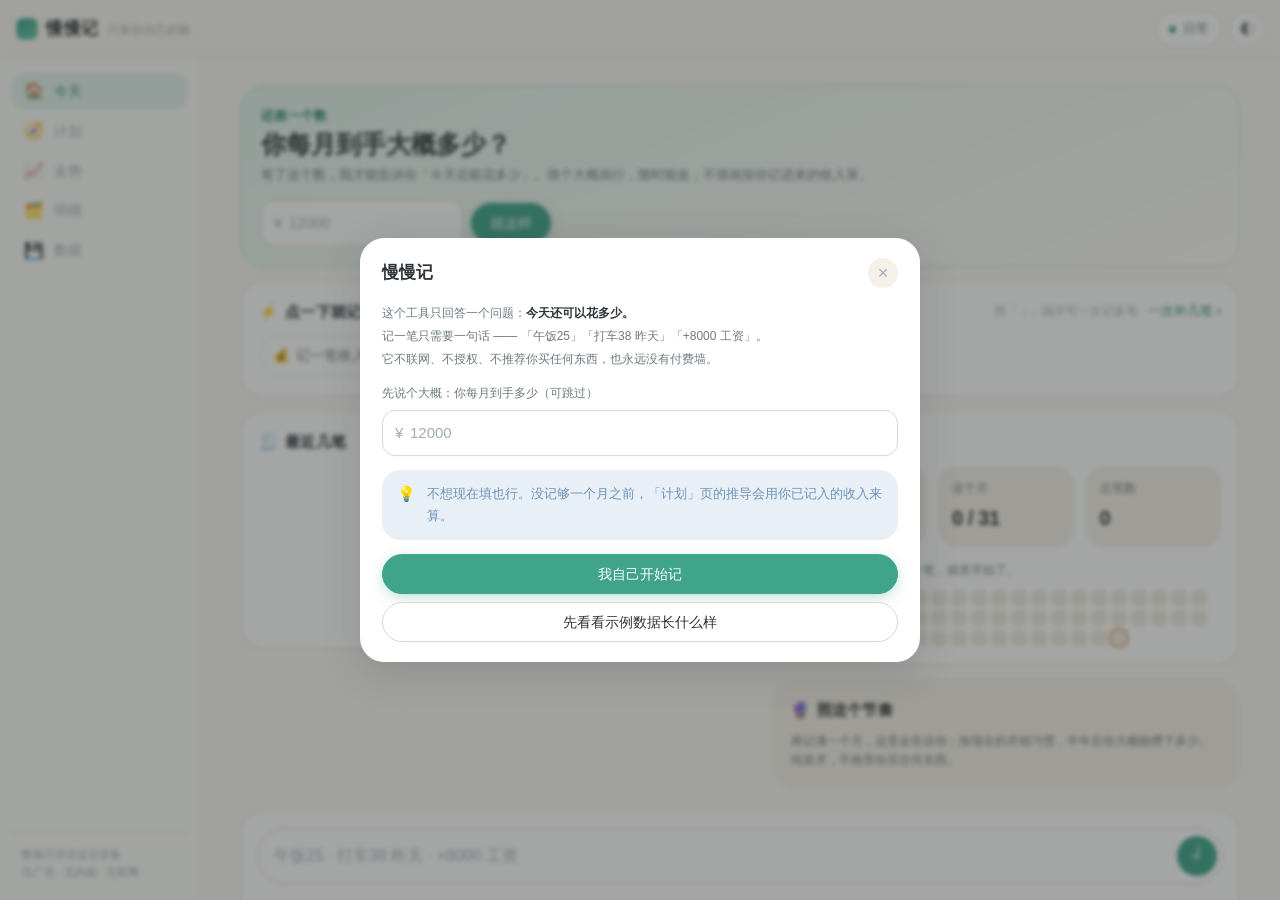
<file: index.html>
<!DOCTYPE html>
<html lang="zh-CN" data-theme="light">
<head>
<meta charset="UTF-8">
<meta name="viewport" content="width=device-width, initial-scale=1, viewport-fit=cover">
<meta name="theme-color" content="#FAF7F2">
<meta name="description" content="慢慢记 · 一个只存在你自己电脑上的记账工具。记录只是手段，算出你今天要怎么做才是目的。">
<title>慢慢记 · 只算你自己的账</title>
<link rel="icon" href="data:image/svg+xml,%3Csvg xmlns='http://www.w3.org/2000/svg' viewBox='0 0 32 32'%3E%3Crect width='32' height='32' rx='9' fill='%233FA48A'/%3E%3Cpath d='M9 20.5c2.2-6 4.4-8.5 6.7-8.5 1.7 0 1.3 4.6 3.2 4.6 1.2 0 2.3-1.6 3.4-4.2' stroke='white' stroke-width='2.4' fill='none' stroke-linecap='round'/%3E%3Ccircle cx='10.5' cy='11.5' r='1.8' fill='%23F5D9A8'/%3E%3C/svg%3E">
<link rel="stylesheet" href="styles.css">
</head>
<body>

<div class="app" id="app">
  <header class="topbar">
    <div class="brand">
      <span class="brand-mark" aria-hidden="true"></span>
      <span class="brand-text">慢慢记</span>
      <span class="brand-sub" data-bind="brandSub">只算你自己的账</span>
    </div>
    <div class="topbar-right">
      <button class="icon-btn" data-act="toggleBookPicker" id="bookBtn" title="切换账本">
        <span class="dot"></span><span data-bind="activeBookName">日常</span>
      </button>
      <button class="icon-btn" data-act="toggleTheme" id="themeBtn" title="切换深浅色" aria-label="切换深浅色">◐</button>
    </div>
  </header>

  <div class="shell">
    <nav class="rail" id="rail" aria-label="主导航"></nav>
    <main class="stage" id="stage">
      <section id="view" class="view-root" tabindex="-1"></section>
    </main>
  </div>

  <nav class="tabbar" id="tabbar" aria-label="主导航"></nav>
</div>

<div class="toast-layer" id="toastLayer" aria-live="polite"></div>
<div class="modal-layer" id="modalLayer"></div>

<noscript>
  <div class="noscript">这个工具需要 JavaScript 才能运行。数据只保存在你的浏览器里，不会发送到任何地方。</div>
</noscript>

<!-- 全部为本地脚本，无 CDN。默认状态下不发任何网络请求；
     只有你自己在「数据」页开启手机推送并填好 topic，才会走出那一条。 -->
<script>
/* 本地版没有服务端，也就没有 .env：这一段就是环境变量的等价位置
   （每一项的说明见同目录的 config.example.js）。
   APP_TIMEZONE 留空则跟着设备时区走；要固定就填 "Asia/Shanghai" 这类 IANA 名。
   推送的几个键全部留空 = 这条通道不存在，一次出网都不会有。
   真要用：先自建 ntfy 或改用你自己的 NTFY_BASE_URL，别把别人的 topic 当密钥用。 */
window.APP_CONFIG = {
  APP_TIMEZONE: "",
  PUSH_CHANNEL: "",                 /* "ntfy" | "pushover" | 留空 */
  NTFY_BASE_URL: "",                /* 留空 = https://ntfy.sh */
  NTFY_TOPIC: "",
  PUSHOVER_TOKEN: "",
  PUSHOVER_USER_KEY: "",
  ENABLE_DAILY_BUDGET_PUSH: "",     /* 填 "false" 是部署级硬关，页面上的开关也拧不开它 */
  BUDGET_PUSH_ON_WRITE: "",         /* 填 "false"：记完账不立刻算，只在打开页面和到点时算 */
  BUDGET_ALERT_THRESHOLDS: "80,100"
};
window.APP_TIMEZONE = window.APP_CONFIG.APP_TIMEZONE || "";
</script>
<script src="js/util.js"></script>
<script src="js/parse.js"></script>
<script src="js/store.js"></script>
<script src="js/engine.js"></script>
<script src="js/notify.js"></script>
<script src="js/charts.js"></script>
<script src="js/ui.js"></script>
<script src="js/view-today.js"></script>
<script src="js/view-plan.js"></script>
<script src="js/view-trend.js"></script>
<script src="js/view-books.js"></script>
<script src="js/view-data.js"></script>
<script src="js/app.js"></script>
</body>
</html>
</file>
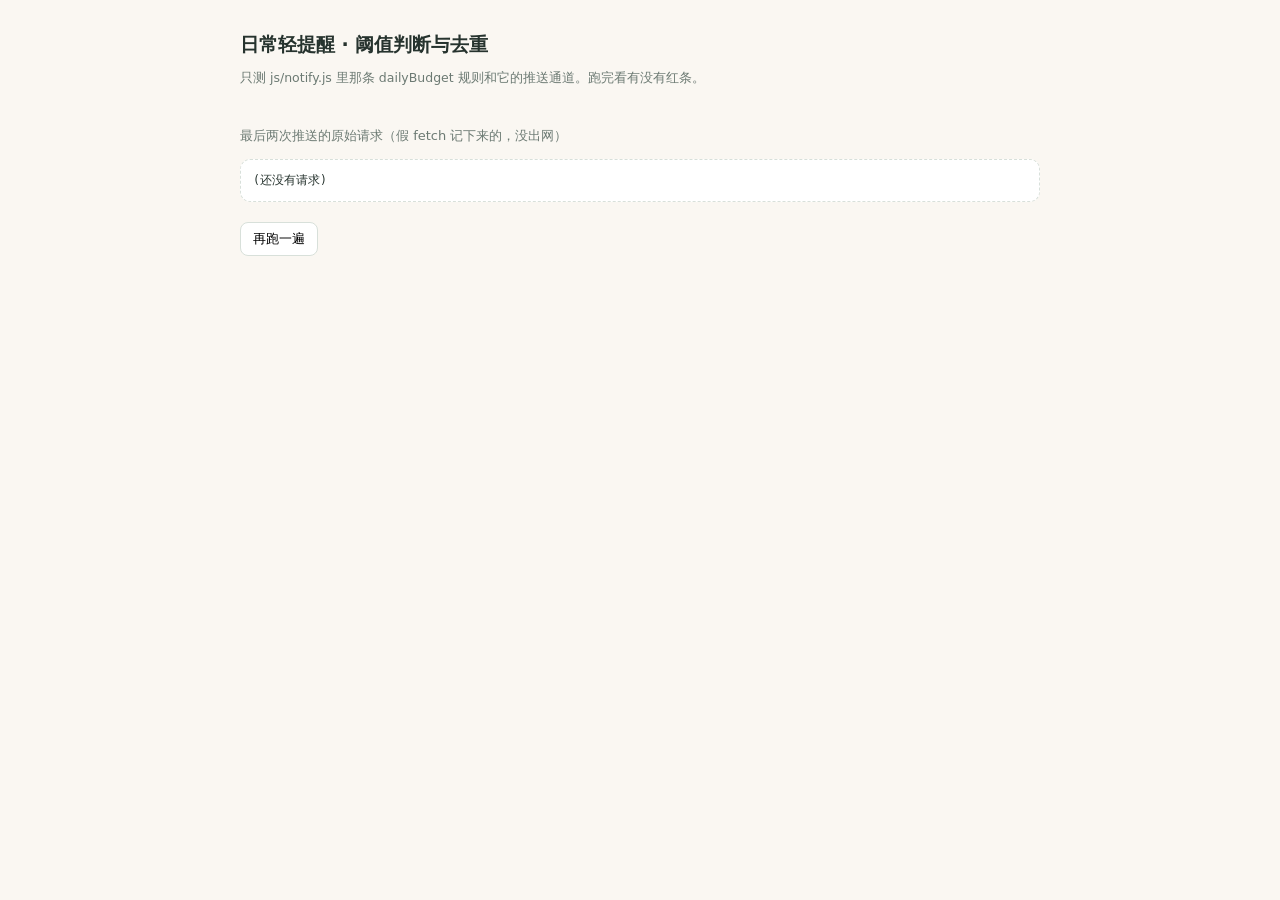
<file: tests/budget-push.html>
<!DOCTYPE html>
<!--
  tests/budget-push.html · 日常轻提醒：阈值判断与去重的测试
  双击就能跑，不用 node / npm / 服务器。两件事保证它不会伤到你：
  1) fetch 被换成一个只记账的假函数 —— 这一页一条真实请求都发不出去；
  2) localStorage 被换成内存里的假对象 —— file:// 下面所有本地文件共用一份存储，
     测试要是写进真的那份，你的账就没了。假存储装不上就直接停跑。
-->
<html lang="zh-CN">
<head>
<meta charset="UTF-8">
<meta name="viewport" content="width=device-width, initial-scale=1">
<title>慢慢记 · 日常轻提醒测试</title>
<style>
  body { font: 14px/1.75 system-ui, "Microsoft YaHei", sans-serif; background: #FAF7F2; color: #26332E; margin: 0; padding: 28px 18px 56px; }
  .wrap { max-width: 800px; margin: 0 auto; }
  h1 { font-size: 19px; margin: 0 0 6px; }
  .sub { color: #6C7A73; font-size: 12.5px; margin-bottom: 16px; }
  .sum { display: flex; gap: 8px; flex-wrap: wrap; margin: 14px 0 16px; }
  .chip { border: 1px solid #D8E0DA; background: #fff; border-radius: 999px; padding: 3px 11px; font-size: 12.5px; }
  .chip.g { border-color: #9CCBBA; color: #1F7A5F; }
  .chip.r { border-color: #E2A6A6; color: #A2413C; background: #FBEFF0; }
  ol { list-style: none; padding: 0; margin: 0; }
  li { background: #fff; border: 1px solid #E4EAE5; border-radius: 10px; padding: 9px 12px; margin-bottom: 7px; display: flex; gap: 10px; align-items: flex-start; }
  li.r { border-color: #E2A6A6; background: #FBEFF0; }
  .mk { font-weight: 700; flex: 0 0 auto; }
  li.g .mk { color: #1F7A5F; }
  li.r .mk { color: #A2413C; }
  .t { flex: 1 1 auto; min-width: 0; }
  .d { color: #6C7A73; font-size: 12px; word-break: break-all; }
  .sec { font-size: 13px; color: #6C7A73; margin: 20px 0 8px; }
  pre { background: #fff; border: 1px dashed #D8E0DA; border-radius: 10px; padding: 10px 12px; font-size: 11.5px; overflow: auto; white-space: pre-wrap; }
  .stop { border: 1px solid #A2413C; background: #FBEFF0; color: #A2413C; border-radius: 8px; padding: 6px 12px; font-size: 12.5px; }
  .btn { font: inherit; border: 1px solid #D8E0DA; background: #fff; border-radius: 8px; padding: 5px 12px; cursor: pointer; }
</style>
</head>
<body>
<div class="wrap">
  <h1>日常轻提醒 · 阈值判断与去重</h1>
  <div class="sub">只测 js/notify.js 里那条 dailyBudget 规则和它的推送通道。跑完看有没有红条。</div>
  <div id="gate"></div>
  <div class="sum" id="sum"></div>
  <div id="cases"></div>
  <div class="sec">最后两次推送的原始请求（假 fetch 记下来的，没出网）</div>
  <pre id="last">(还没有请求)</pre>
  <div class="sec"><button class="btn" id="again" type="button">再跑一遍</button></div>
</div>

<script>
/* 先把存储换成内存假货，装不上就停：不能拿用户的真账做实验 */
window.__MEM__ = {};
window.__REAL_LS__ = null;
(function () {
  try {
    window.__REAL_LS__ = window.localStorage;
    /* 先记下真数据长什么样，跑完再比一次：有任何差别就说明假存储没兜住 */
    window.__REAL_BEFORE__ = window.__REAL_LS__.getItem("mmj.db.v1");
    const fake = {
      getItem: k => (Object.prototype.hasOwnProperty.call(window.__MEM__, k) ? window.__MEM__[k] : null),
      setItem: (k, v) => { window.__MEM__[k] = String(v); },
      removeItem: k => { delete window.__MEM__[k]; },
      clear: () => { window.__MEM__ = {}; }
    };
    Object.defineProperty(window, "localStorage", { configurable: true, get: () => fake });
    if (window.localStorage.getItem("nope") !== null) throw new Error("假存储没装上");
  } catch (e) {
    window.__LS_FAIL__ = String(e && e.message || e);
  }
})();
</script>
<script>
/* 测试页自己也要能被诊断：任何没接住的报错都写到页面上，不然只剩一片空白 */
window.addEventListener("error", e => showFail("脚本出错：" + (e.message || e) + "（" + (e.filename || "") + ":" + (e.lineno || "") + "）"));
window.addEventListener("unhandledrejection", e => showFail("没接住的 Promise 错误：" + String((e.reason && e.reason.message) || e.reason)));
function showFail(msg) {
  const g = document.getElementById("gate");
  if (g) g.insertAdjacentHTML("beforeend", '<div class="stop">' + msg + "</div>");
}
</script>
<script>
/* 环境变量的等价位置：测试从这里给值，代码里不该有写死的凭证 */
window.APP_CONFIG = {
  APP_TIMEZONE: "Asia/Shanghai",
  PUSH_CHANNEL: "ntfy",
  NTFY_BASE_URL: "",
  NTFY_TOPIC: "mmj-unit-test-topic",
  ENABLE_DAILY_BUDGET_PUSH: "",
  BUDGET_ALERT_THRESHOLDS: "80,100",
  BUDGET_PUSH_ON_WRITE: "false"   /* 用例自己决定什么时候求值，别让防抖抢跑 */
};
</script>
<script src="../js/util.js"></script>
<script src="../js/parse.js"></script>
<script src="../js/store.js"></script>
<script src="../js/engine.js"></script>
<script src="../js/notify.js"></script>
<script>
(function () {
  "use strict";
  const gate = document.getElementById("gate");
  if (window.__LS_FAIL__) {
    gate.innerHTML = '<div class="stop">这台浏览器不让我替换 localStorage（' + U.esc(window.__LS_FAIL__) +
      '）。为了不动你的真数据，测试不跑了。</div>';
    return;
  }

  /* ---------- 假 fetch：只记账，不出网 ---------- */
  let reqs = [], mode = "ok";
  window.fetch = function (url, opt) {
    const rec = { url: String(url), headers: (opt && opt.headers) || {}, body: String(opt && opt.body || "") };
    reqs.push(rec);
    if (mode === "boom") return Promise.reject(new Error("模拟断网"));
    if (mode === "403") return Promise.resolve({ ok: false, status: 403 });
    return Promise.resolve({ ok: true, status: 200 });
  };

  const sleep = ms => new Promise(r => setTimeout(r, ms));
  const today = U.today();
  const mk = U.monthKey(today);
  const dim = U.daysInMonth(mk);
  const day = U.round2(3000 / dim);              /* 今日预算：月预算 3000 摊到当月每天 */
  /* 分类 id 是每次 wipe 重新生成的，只能在 reset 之后再取 */
  let cat = null;
  const KEY = t => ["dailyBudget", Store.data.activeBookId, today, t].join("|");
  const spent = () => Notify.context().daySpent;
  const skips = () => Store.notify.log.filter(x => x.skip);
  const fails = () => Store.notify.log.filter(x => !x.ok && !x.skip);
  /* 拿这笔备注当「不该出现在推送里的东西」的样本 */
  const SECRET = "跟朋友吃了那家新开的";

  /* 每个用例都从这份干净状态开始：月预算 3000、通道 ntfy、开关全开 */
  async function reset(over) {
    over = over || {};
    window.APP_CONFIG.BUDGET_PUSH_ON_WRITE = "false";
    /* 页面值和配置值会互相兜底：要模拟「根本没配通道」，两边都得清 */
    window.APP_CONFIG.PUSH_CHANNEL = over.channel === undefined ? "ntfy" : over.channel;
    Store.wipe();
    cat = Store.catsOf("out").find(c => c.tag === "need");
    Store.setSetting("onboarded", true);
    Store.setSetting("monthlyIncome", 6000);
    Store.setBudget(cat.id, over.budget === undefined ? 3000 : over.budget);
    Store.setNotify({ enabled: over.enabled === false ? false : true });
    Store.setNotifyChannel("phone", over.phone === false ? false : true);
    Store.setNotifyChannel("inApp", !!over.inApp);
    Store.setNotifyChannel("system", false);
    Store.setNotifyPush({
      channel: over.channel === undefined ? "ntfy" : over.channel,
      ntfyTopic: over.topic || "", poToken: "", poUser: ""
    });
    Store.setBudgetPush({ enabled: over.bpOn !== false, thresholds: over.th || "" });
    Store.clearNotifyLog();
    reqs = []; mode = "ok";
    await sleep(20);                               /* 让 Store 的防抖落进假存储 */
  }
  /* 记一笔然后求值：平时这步由 Store 的变更回调触发，用例里手动等它，好让断言稳定 */
  async function pay(amount, note) {
    Store.addTxn({ flow: "out", catId: cat.id, amount: amount, date: today, note: note || "午饭" });
    return Notify.budgetScan();
  }

  const cases = [];
  function t(name, fn, detail) { cases.push({ name, fn, detail }); }

  /* ---------- 0 · 触发点：记账写入之后真的会重算 ---------- */
  t("记完一笔账，不改任何东西也会自己重算并推出去", async () => {
    await reset();
    window.APP_CONFIG.BUDGET_PUSH_ON_WRITE = "true";
    Store.addTxn({ flow: "out", catId: cat.id, amount: day * 0.8 + 1, date: today, note: "午饭" });
    await sleep(700);
    const n = reqs.length;
    Store.addTxn({ flow: "out", catId: cat.id, amount: day, date: today, note: "晚饭" });
    await sleep(700);
    window.APP_CONFIG.BUDGET_PUSH_ON_WRITE = "false";
    return n === 1 && reqs.length === 2;
  }, "防抖 400ms：一次连续记五笔也只算一遍");

  /* ---------- 1 · 算术：今日预算和阈值 ---------- */
  t("今日预算 = 分类月预算之和 ÷ 当月天数", async () => {
    await reset();
    const all = Store.data.cats.filter(c => c.flow === "out").reduce((s, c) => s + (+Store.data.budgets[c.id] || 0), 0);
    return all === 3000 && Notify.dayBudgetOf(mk) === day;
  }, "3000 ÷ " + dim + " 天 = ¥" + U.money(day));

  t("一分钱预算都没设 → 今日预算 0，原因里说清楚", async () => {
    await reset({ budget: 0 });
    return Notify.dayBudgetOf(mk) === 0 && /预算/.test(Notify.budgetBlock(Notify.context()));
  });

  t("阈值默认 80,100；脏值丢掉；页面上的值优先", async () => {
    await reset();
    const a = Notify.thresholdList().join(",") === "80,100";
    Store.setBudgetPush({ thresholds: "100, 80,80, 0, -5, 999, abc" });
    const b = Notify.thresholdList().join(",") === "80,100";
    Store.setBudgetPush({ thresholds: "50,120" });
    const c = Notify.thresholdList().join(",") === "50,120";
    Store.setBudgetPush({ thresholds: "" });
    return a && b && c && Notify.thresholdList().join(",") === "80,100";
  }, "清空页面值 = 回落到配置里的 BUDGET_ALERT_THRESHOLDS");

  t("转走 9999 进储蓄不算今日支出", async () => {
    await reset();
    const move = Store.catsOf("out").find(c => c.tag === "move");
    Store.addTxn({ flow: "out", catId: move.id, amount: 9999, date: today, note: "存进定期" });
    return spent() === 0;
  }, "转移（存钱 / 还款）走的是另一条账，预算提醒只管消费");

  /* ---------- 2 · 每一档只推一次 ---------- */
  t("第一次跨过 80% 推一次，URL / 标题 / 优先级 / 文案都对", async () => {
    await reset();
    await pay(day * 0.8 + 1);
    const r = reqs[0];
    return reqs.length === 1 && r.url === "https://ntfy.sh/mmj-unit-test-topic" &&
      r.headers.Title === "今日预算提醒" && r.headers.Priority === "3" &&
      r.body === "今日预算提醒：今日支出 ¥" + U.money(spent()) + "，已用今日预算的 80%。";
  }, "URL 由 NTFY_BASE_URL + NTFY_TOPIC 拼出来，代码里没有写死的地址");

  t("涨到 95% 不会推第二遍", async () => {
    await pay(day * 0.15);
    return reqs.length === 1 && spent() > day * 0.9;
  }, () => "今日已花 ¥" + U.money(spent()) + " / 预算 ¥" + U.money(day) + "，推送仍是 " + reqs.length + " 次");

  t("跨过 100% 再推一次，用的是「超支」那句文案", async () => {
    await pay(day);
    const r = reqs[reqs.length - 1];
    return reqs.length === 2 && r.headers.Title === "今日预算超支" && r.headers.Priority === "4" &&
      r.body === "今日预算超支：今日支出 ¥" + U.money(spent()) + "，已超过今日预算 ¥" + U.money(day) + "。";
  });

  t("当天再记十笔也不刷屏", async () => {
    for (let i = 0; i < 10; i++) await pay(50, "第" + i + "笔");
    return reqs.length === 2;
  }, () => "今日已花到 ¥" + U.money(spent()) + "，累计推送仍是 " + reqs.length + " 次");

  t("删掉一笔再涨回来，不会重推已经推过的档", async () => {
    const tx = Store.txns({ from: today, to: today });
    const big = tx.reduce((a, b) => (b.amount > a.amount ? b : a), tx[0]);
    Store.removeTxn(big.id);
    await Notify.budgetScan();
    const n = reqs.length;
    await pay(big.amount);
    return n === 2 && reqs.length === 2;
  }, () => "删掉当天最大的一笔再原样记回来，推送仍是 " + reqs.length + " 次（去重键是「哪天 + 哪档」，跟金额无关）");

  t("改一笔的金额也不会重推", async () => {
    const t0 = Store.txns({ from: today, to: today })[0];
    Store.updateTxn(t0.id, { flow: "out", catId: cat.id, amount: t0.amount + 500, date: today, note: t0.note });
    await Notify.budgetScan();
    return reqs.length === 2;
  });

  t("去重记录是持久化的：整轮重算、连跑三次都不重推", async () => {
    const json = JSON.stringify(Store.notify.log.map(x => x.key));
    for (let i = 0; i < 3; i++) await Notify.budgetScan();
    await Notify.run({ force: true, limit: 9 });
    return reqs.length === 2 && json.indexOf(KEY(80)) >= 0 && json.indexOf(KEY(100)) >= 0;
  }, "两条去重键躺在发送日志里，跟着 .json 备份一起走");

  t("换个账本，同一天同一档会再推（去重按账本分）", async () => {
    const b = Store.addBook("测试账本", "🧪");
    await Notify.budgetScan();
    const before = reqs.length;
    await pay(day * 2);
    const ok = before === 2 && reqs.length === 4;
    Store.useBook(Store.data.books.find(x => x.id !== b.id).id);
    return ok;
  }, "新账本自己还没推过，所以该推：这就是「同一用户 + 同一周期」的本地含义");

  /* ---------- 3 · 开关与没配好：跳过而不是报错 ---------- */
  t("页面开关关掉 → 不推，并说清为什么", async () => {
    await reset({ bpOn: false });
    await pay(day * 2);
    const st = Notify.status().budget;
    return reqs.length === 0 && st.on === false && /开关/.test(st.block);
  }, () => "block = 「" + Notify.status().budget.block + "」");

  t("ENABLE_DAILY_BUDGET_PUSH=false 是部署级硬关", async () => {
    await reset();
    window.APP_CONFIG.ENABLE_DAILY_BUDGET_PUSH = "false";
    await pay(day * 2);
    const hard = reqs.length === 0 && Notify.status().budget.on === false;
    window.APP_CONFIG.ENABLE_DAILY_BUDGET_PUSH = "true";
    await Notify.budgetScan();
    const back = reqs.length === 2;
    window.APP_CONFIG.ENABLE_DAILY_BUDGET_PUSH = "";
    return hard && back;
  }, "改回 true 之后，同一轮就把该推的两档补上");

  t("规则在「提什么」里关掉 → 不推也不留一行痕", async () => {
    await reset();
    Store.setNotifyRule("dailyBudget", false);
    await pay(day * 2);
    return reqs.length === 0 && skips().length === 0;
  });

  t("没选推送方式 → 0 请求 + 记下原因 + 不进重试队列", async () => {
    await reset({ channel: "" });
    await pay(day * 2);
    const s = skips();
    return reqs.length === 0 && s.length === 1 && /没选推送方式/.test(s[0].skip) &&
      s[0].ok === false && Store.notify.pending.length === 0;
  }, () => "原因：「" + (skips()[0] || {}).skip + "」");

  t("选了 ntfy 但没填 topic → 0 请求 + 原因里点名 topic", async () => {
    await reset({ channel: "ntfy", topic: "" });
    window.APP_CONFIG.NTFY_TOPIC = "";
    await pay(day * 2);
    const s = skips();
    window.APP_CONFIG.NTFY_TOPIC = "mmj-unit-test-topic";
    return reqs.length === 0 && s.length === 1 && /topic/.test(s[0].skip);
  });

  t("没设预算 → 0 请求 + 一行原因 + 不抛错", async () => {
    await reset({ budget: 0 });
    let err = "";
    try { await pay(day * 2); } catch (e) { err = String(e.message || e); }
    return err === "" && reqs.length === 0 && /预算/.test((skips()[0] || {}).skip || "");
  });

  t("同一种原因一天只记一条", async () => {
    await reset({ channel: "" });
    for (let i = 0; i < 4; i++) await pay(10);
    return reqs.length === 0 && skips().length === 1;
  });

  t("压根没打算用推送的人，日志里不会冒出「没推」", async () => {
    await reset({ channel: "", phone: false });
    await pay(day * 2);
    return skips().length === 0 && reqs.length === 0;
  }, "跳过是正常状态，只对已经动过这条通道的人解释原因");

  t("提醒总开关（notify.enabled）关掉时也不出网", async () => {
    await reset({ enabled: false });
    await pay(day * 2);
    return reqs.length === 0 && /总开关/.test(Notify.status().budget.block);
  });

  /* ---------- 4 · 只走手机通道 ---------- */
  t("预算提醒只走手机：不堆横幅、不去抢别的通道", async () => {
    await reset({ inApp: true });
    await pay(day * 2);
    return reqs.length === 2 && (Store.notify.state.banners || []).length === 0;
  }, "到线推 2 条、横幅 0 条 —— 不然记一笔就叠三条");

  /* ---------- 5 · 失败、重试、不干扰记账 ---------- */
  t("发送失败：一行错误日志 + 一个待重试，账照样写进库", async () => {
    await reset();
    mode = "boom";
    const r = await pay(day * 0.8 + 1);
    const f = fails();
    return r.failed === 1 && f.length === 1 && /模拟断网/.test(f[0].error) &&
      f[0].tries === 1 && Store.notify.pending.length === 1 && spent() > day * 0.8;
  }, () => "推送坏了不影响这笔账：今日支出已经是 ¥" + U.money(spent()) + "，待重试 " + Store.notify.pending.length + " 条");

  t("恢复之后重试会真的补发，并把队列清空", async () => {
    const key = Store.notify.pending[0] && Store.notify.pending[0].key;
    mode = "ok";
    Store.setNotifyPending(Store.notify.pending.map(p => Object.assign(p, { nextAt: 0 })));
    await Notify.pump();
    return !!key && Store.notify.pending.length === 0 && Store.notifySent(key) === true && reqs.length === 2;
  }, "第 2 次成功 → 去重记上、队列清空");

  t("一直失败就到上限：试满 " + Notify.MAX_TRIES + " 次写「已放弃」，不再堆队列", async () => {
    await reset();
    mode = "boom";
    await pay(day * 0.8 + 1);
    for (let i = 0; i < Notify.MAX_TRIES; i++) {
      Store.setNotifyPending(Store.notify.pending.map(p => Object.assign(p, { nextAt: 0 })));
      await Notify.pump();
    }
    return Store.notify.pending.length === 0 &&
      Store.notify.log.some(x => /已放弃/.test(x.error || "")) &&
      reqs.length === Notify.MAX_TRIES;
  }, "一共试过 " + Notify.MAX_TRIES + " 次（间隔递增），之后不再纠缠");

  t("ntfy 回 403 时说清 topic 可能被人占了", async () => {
    await reset();
    mode = "403";
    await pay(day * 0.8 + 1);
    const f = fails()[0] || {};
    mode = "ok";
    return /403/.test(f.error || "") && /topic/.test(f.error || "");
  });

  /* ---------- 6 · 凭证与内容 ---------- */
  t("Pushover 那条路读的是配置，不是写死的", async () => {
    await reset({ channel: "pushover", topic: "" });
    window.APP_CONFIG.PUSHOVER_TOKEN = "from-config-token";
    window.APP_CONFIG.PUSHOVER_USER_KEY = "from-config-user";
    await pay(day * 2);
    const r = reqs[reqs.length - 1] || {};
    const ok = r.url === "https://api.pushover.net/1/messages.json" &&
      /token=from-config-token/.test(r.body) && /user=from-config-user/.test(r.body);
    delete window.APP_CONFIG.PUSHOVER_TOKEN;
    delete window.APP_CONFIG.PUSHOVER_USER_KEY;
    return ok;
  }, "换一组值，发出去的就跟着变 —— 说明值只可能来自配置");

  t("推送里没有分类名、备注和任何一笔流水", async () => {
    await reset();
    await pay(day * 2, SECRET);
    const all = reqs.map(r => r.url + " " + JSON.stringify(r.headers) + " " + r.body).join(" | ");
    return all.indexOf(SECRET) < 0 && all.indexOf(cat.name) < 0 && all.indexOf(cat.emoji) < 0;
  }, () => "整条请求里搜不到备注「" + SECRET + "」，也搜不到分类名「" + cat.name + "」");

  t("设备编号只生成一次，之后所有推送共用它", async () => {
    const a = Notify.pushUser();
    const b = Notify.pushUser();
    return a === b && /^u_/.test(a) && Store.notify.push.userId === a;
  }, "后端版这里是用户主键；本地版用它当「同一用户」");

  /* ---------- 跑 ---------- */
  (async function () {
    const out = [];
    /* 每跑完一条就画一次：卡住的时候能一眼看出停在哪条 */
    function paint(done) {
      const pass = out.filter(x => x.ok).length;
      document.getElementById("sum").innerHTML =
        '<span class="chip ' + (done && pass === out.length ? "g" : "r") + '">通过 ' + pass + " / " + out.length +
        (done ? "" : "（已跑完 " + out.length + " 条）") + "</span>" +
        '<span class="chip">假 fetch 共收到 ' + reqs.length + " 次调用</span>";
      document.getElementById("cases").innerHTML = "<ol>" + out.map(x => `<li class="${x.ok ? "g" : "r"}">
        <span class="mk">${x.ok ? "✓" : "✗"}</span>
        <span class="t"><b>${U.esc(x.name)}</b><br><span class="d">${U.esc(x.detail)}</span></span></li>`).join("") + "</ol>";
    }
    for (const c of cases) {
      let ok = false, err = "";
      try { ok = (await c.fn()) === true; } catch (e) { ok = false; err = String(e && e.message || e); }
      let d = "";
      try { d = typeof c.detail === "function" ? c.detail() : (c.detail || ""); } catch (e) { d = String(e.message || e); }
      out.push({ name: c.name, detail: d + (err ? "　→ 报错：" + err : ""), ok });
      paint(false);
    }
    const pass = out.filter(x => x.ok).length;
    /* 假存储要是没兜住，真的那份会被改动 —— 前后各取一次原文来比对 */
    let untouched = true;
    try { untouched = window.__REAL_LS__.getItem("mmj.db.v1") === window.__REAL_BEFORE__; } catch (e) { untouched = false; }
    document.getElementById("sum").innerHTML =
      '<span class="chip ' + (pass === out.length ? "g" : "r") + '">通过 ' + pass + " / " + out.length + "</span>" +
      '<span class="chip">假 fetch 共收到 ' + reqs.length + " 次调用</span>" +
      '<span class="chip ' + (untouched ? "g" : "r") + '">' + (untouched ? "真数据没被写过" : "⚠ 真的那份存储被动过") + "</span>" +
      '<span class="chip">今日预算 ¥' + U.money(day) + "（3000 ÷ " + dim + " 天）</span>";
    document.getElementById("cases").innerHTML = "<ol>" + out.map(x => `<li class="${x.ok ? "g" : "r"}">
        <span class="mk">${x.ok ? "✓" : "✗"}</span>
        <span class="t"><b>${U.esc(x.name)}</b><br><span class="d">${U.esc(x.detail)}</span></span></li>`).join("") + "</ol>";
    const last = reqs.slice(-2);
    document.getElementById("last").textContent = last.length
      ? last.map(r => "POST " + r.url + "\n" + JSON.stringify(r.headers) + "\n" + r.body).join("\n\n——\n\n")
      : "(没有请求)";
  })();

  document.getElementById("again").addEventListener("click", () => location.reload());
})();
</script>
</body>
</html>
</file>
<file: styles.css>
/* =========================================================
   慢慢记 · styles.css
   温和友好：暖白纸感 + 大圆角 + 单一青绿主色，克制不营销
   ========================================================= */

:root {
  --bg: #FAF7F2;
  --surface: #FFFFFF;
  --surface-2: #F5F0E8;
  --surface-3: #EFE9DF;
  --line: #ECE5DA;
  --line-strong: #DFD6C8;

  --text: #2E3438;
  --text-2: #6E7A80;
  --text-3: #A2ADB3;

  --primary: #3FA48A;
  --primary-deep: #2E8770;
  --primary-soft: #E3F2EC;
  --primary-line: #BFE3D6;

  --warm: #DB9455;
  --warm-soft: #FBEEDF;
  --cool: #6F93B8;
  --cool-soft: #E8EFF6;
  --rose: #C87F8B;
  --rose-soft: #FAE9EC;

  --pos: #3FA48A;
  --neg: #C87F8B;

  --r-xl: 24px;
  --r-lg: 18px;
  --r-md: 13px;
  --r-sm: 9px;

  --sh-1: 0 1px 2px rgba(46, 52, 56, .045);
  --sh-2: 0 2px 6px rgba(46, 52, 56, .05), 0 14px 34px rgba(46, 52, 56, .055);
  --sh-pop: 0 10px 40px rgba(46, 52, 56, .16);

  --rail-w: 200px;
  --maxw: 1060px;
  --ease: cubic-bezier(.32, .72, .3, 1);
}

[data-theme="dark"] {
  --bg: #1C201F;
  --surface: #242927;
  --surface-2: #2C3230;
  --surface-3: #343B39;
  --line: #343B39;
  --line-strong: #434B49;

  --text: #E8EDEB;
  --text-2: #A0AAA7;
  --text-3: #78827F;

  --primary: #55BFA1;
  --primary-deep: #6ED0B4;
  --primary-soft: #23342F;
  --primary-line: #335048;

  --warm: #E2A771;
  --warm-soft: #362C22;
  --cool: #85A7CB;
  --cool-soft: #232C35;
  --rose: #DB9AA5;
  --rose-soft: #352A2C;

  --sh-1: 0 1px 2px rgba(0, 0, 0, .3);
  --sh-2: 0 2px 6px rgba(0, 0, 0, .28), 0 14px 34px rgba(0, 0, 0, .3);
  --sh-pop: 0 10px 40px rgba(0, 0, 0, .5);
}

* { box-sizing: border-box; }

html, body { height: 100%; }

body {
  margin: 0;
  background: var(--bg);
  color: var(--text);
  font: 400 15px/1.6 -apple-system, BlinkMacSystemFont, "Segoe UI Variable Text", "Segoe UI",
        "PingFang SC", "Hiragino Sans GB", "Microsoft YaHei UI", "Microsoft YaHei", Roboto, sans-serif;
  -webkit-font-smoothing: antialiased;
  text-rendering: optimizeLegibility;
  overscroll-behavior-y: none;
}

button, input, select, textarea { font: inherit; color: inherit; }
button { cursor: pointer; background: none; border: none; padding: 0; }
a { color: var(--primary-deep); }
h1, h2, h3, h4, p, ul, ol, figure { margin: 0; }
ul, ol { padding: 0; list-style: none; }
:focus-visible { outline: 2px solid var(--primary); outline-offset: 2px; border-radius: 6px; }
::placeholder { color: var(--text-3); }

.num { font-variant-numeric: tabular-nums; font-feature-settings: "tnum" 1; }

/* ---------- 骨架 ---------- */
.app { display: flex; flex-direction: column; height: 100dvh; }

.topbar {
  flex: 0 0 auto;
  display: flex; align-items: center; justify-content: space-between;
  gap: 12px; padding: 12px 16px;
  border-bottom: 1px solid var(--line);
  background: color-mix(in srgb, var(--bg) 86%, transparent);
  backdrop-filter: blur(8px);
  position: sticky; top: 0; z-index: 30;
}

.brand { display: flex; align-items: baseline; gap: 8px; min-width: 0; }
.brand-mark {
  width: 22px; height: 22px; border-radius: 7px; align-self: center; flex: 0 0 auto;
  background: linear-gradient(150deg, var(--primary) 10%, #62C3A6 90%);
  box-shadow: inset 0 0 0 1px rgba(255, 255, 255, .28);
}
.brand-text { font-weight: 700; letter-spacing: .5px; font-size: 17px; }
.brand-sub { font-size: 12px; color: var(--text-3); white-space: nowrap; overflow: hidden; text-overflow: ellipsis; }
@media (max-width: 620px) { .brand-sub { display: none; } }

.topbar-right { display: flex; align-items: center; gap: 8px; flex: 0 0 auto; }

.icon-btn {
  display: inline-flex; align-items: center; gap: 7px;
  height: 34px; padding: 0 12px; border-radius: 999px;
  background: var(--surface); border: 1px solid var(--line);
  color: var(--text-2); font-size: 13px; transition: .18s var(--ease);
}
.icon-btn:hover { color: var(--text); border-color: var(--line-strong); }
.icon-btn .dot { width: 7px; height: 7px; border-radius: 50%; background: var(--primary); flex: 0 0 auto; }
#themeBtn { width: 34px; padding: 0; justify-content: center; font-size: 15px; }

.shell { flex: 1 1 auto; display: flex; min-height: 0; }

.rail { display: none; }

.tabbar {
  flex: 0 0 auto;
  display: flex; justify-content: space-around; gap: 2px;
  padding: 6px 6px calc(6px + env(safe-area-inset-bottom));
  border-top: 1px solid var(--line); background: var(--surface);
  position: sticky; bottom: 0; z-index: 30;
}

.nav-item {
  display: flex; flex-direction: column; align-items: center; gap: 3px;
  padding: 7px 4px; border-radius: var(--r-md);
  color: var(--text-3); font-size: 11px; line-height: 1.2;
  transition: .18s var(--ease); flex: 1 1 0; min-width: 0;
}
.nav-item .ico { font-size: 17px; line-height: 1; }
.nav-item:hover { color: var(--text-2); }
.nav-item.is-on { color: var(--primary-deep); background: var(--primary-soft); }

.stage { flex: 1 1 auto; min-width: 0; overflow-y: auto; overflow-x: hidden; scroll-behavior: smooth; }
.view-root { max-width: var(--maxw); margin: 0 auto; padding: 18px 16px 40px; }
.view-root:focus { outline: none; }

.view { display: block; animation: rise .3s var(--ease) both; }
@keyframes rise { from { opacity: 0; transform: translateY(7px); } to { opacity: 1; transform: none; } }
@media (prefers-reduced-motion: reduce) { .view { animation: none; } }

/* ---------- 桌面侧栏 ---------- */
@media (min-width: 940px) {
  .rail {
    display: flex; flex-direction: column; gap: 3px;
    width: var(--rail-w); flex: 0 0 var(--rail-w);
    padding: 14px 12px; border-right: 1px solid var(--line);
    background: color-mix(in srgb, var(--surface) 55%, transparent);
  }
  .tabbar { display: none; }
  .nav-item { flex: 0 0 auto; flex-direction: row; justify-content: flex-start; gap: 10px; padding: 10px 12px; font-size: 14px; text-align: left; }
  .nav-item .ico { font-size: 16px; }
  .rail-foot { margin-top: auto; padding: 12px 10px 4px; border-top: 1px solid var(--line); font-size: 11px; color: var(--text-3); line-height: 1.7; }
  .view-root { padding: 26px 30px 60px; }
}

/* ---------- 通用块 ---------- */
.grid { display: grid; gap: 14px; }
/* 窄屏下卡片里的图表会把轨道顶宽，min-width:0 让它先缩而不是页面出横向滚动 */
.grid > * { min-width: 0; }
.grid.two { grid-template-columns: 1fr; }
@media (min-width: 780px) { .grid.two { grid-template-columns: 1.05fr .95fr; align-items: start; } }
.span2 { grid-column: 1 / -1; }

.card {
  background: var(--surface); border: 1px solid var(--line);
  border-radius: var(--r-xl); padding: 18px; box-shadow: var(--sh-1);
}
.card.flat { box-shadow: none; background: var(--surface-2); border-color: transparent; }
.card.tight { padding: 14px; }

.card-hd { display: flex; align-items: center; justify-content: space-between; gap: 10px; margin-bottom: 12px; flex-wrap: wrap; }
.card-title { font-size: 15px; font-weight: 650; letter-spacing: .2px; display: flex; align-items: center; gap: 7px; }
.card-title .ti { font-size: 15px; }
.card-note { font-size: 12px; color: var(--text-3); }

.sec-hd { display: flex; align-items: flex-end; justify-content: space-between; gap: 12px; margin: 26px 2px 12px; flex-wrap: wrap; }
.sec-hd:first-child { margin-top: 0; }
.sec-title { font-size: 19px; font-weight: 700; letter-spacing: .2px; }
.sec-sub { font-size: 13px; color: var(--text-2); margin-top: 2px; }

.muted { color: var(--text-2); }
.tiny { font-size: 12px; }
.micro { font-size: 11px; color: var(--text-3); }
.center { text-align: center; }
.row { display: flex; align-items: center; gap: 10px; }
.row.wrap { flex-wrap: wrap; }
.row.between { justify-content: space-between; }
.row.grow { flex: 1 1 auto; min-width: 0; }
.stack { display: flex; flex-direction: column; }
.stack.g8 { gap: 8px; } .stack.g10 { gap: 10px; } .stack.g14 { gap: 14px; }
.divide > * + * { border-top: 1px solid var(--line); }

/* ---------- 按钮 ---------- */
.btn {
  display: inline-flex; align-items: center; justify-content: center; gap: 6px;
  height: 40px; padding: 0 18px; border-radius: 999px;
  background: var(--surface); border: 1px solid var(--line-strong);
  color: var(--text); font-size: 14px; font-weight: 550;
  transition: .16s var(--ease); white-space: nowrap;
}
.btn:hover { background: var(--surface-2); }
.btn:active { transform: scale(.975); }
.btn.primary { background: var(--primary); border-color: var(--primary); color: #fff; box-shadow: 0 4px 14px color-mix(in srgb, var(--primary) 30%, transparent); }
.btn.primary:hover { background: var(--primary-deep); border-color: var(--primary-deep); }
.btn.ghost { background: transparent; border-color: transparent; color: var(--text-2); }
.btn.ghost:hover { background: var(--surface-2); color: var(--text); }
.btn.danger { color: var(--neg); border-color: color-mix(in srgb, var(--neg) 40%, var(--line)); }
.btn.danger:hover { background: var(--rose-soft); }
.btn.sm { height: 31px; padding: 0 12px; font-size: 13px; }
.btn.xs { height: 26px; padding: 0 9px; font-size: 12px; border-radius: 8px; }
.btn.block { width: 100%; }
.btn[disabled] { opacity: .45; pointer-events: none; }

.link-btn { color: var(--primary-deep); font-size: 13px; font-weight: 550; }
.link-btn:hover { text-decoration: underline; }

/* ---------- 表单 ---------- */
.field { display: flex; flex-direction: column; gap: 6px; min-width: 0; }
.label { font-size: 12px; color: var(--text-2); font-weight: 550; }
.input, .select, .textarea {
  width: 100%; background: var(--surface); border: 1px solid var(--line-strong);
  border-radius: var(--r-md); padding: 10px 13px; font-size: 15px;
  transition: .16s var(--ease);
}
.input.sm { padding: 7px 10px; font-size: 14px; }
.input:focus, .select:focus, .textarea:focus { outline: none; border-color: var(--primary); box-shadow: 0 0 0 3px var(--primary-soft); }
.textarea { resize: vertical; min-height: 84px; font-family: inherit; }
.select { appearance: none; background-image: linear-gradient(45deg, transparent 50%, var(--text-3) 50%), linear-gradient(135deg, var(--text-3) 50%, transparent 50%); background-position: calc(100% - 16px) 50%, calc(100% - 11px) 50%; background-size: 5px 5px; background-repeat: no-repeat; padding-right: 34px; }
.input-money { position: relative; display: flex; align-items: center; }
.input-money::before { content: "¥"; position: absolute; left: 13px; color: var(--text-3); font-size: 15px; pointer-events: none; }
.input-money .input { padding-left: 27px; font-variant-numeric: tabular-nums; }
.form-grid { display: grid; grid-template-columns: 1fr 1fr; gap: 12px; }
.form-grid .full { grid-column: 1 / -1; }
@media (max-width: 480px) { .form-grid { grid-template-columns: 1fr; } }

.switch { display: inline-flex; align-items: center; gap: 9px; font-size: 14px; color: var(--text-2); cursor: pointer; }
.switch input { appearance: none; width: 40px; height: 23px; border-radius: 999px; background: var(--surface-3); position: relative; transition: .2s var(--ease); flex: 0 0 auto; cursor: pointer; }
.switch input::after { content: ""; position: absolute; top: 3px; left: 3px; width: 17px; height: 17px; border-radius: 50%; background: #fff; box-shadow: var(--sh-1); transition: .2s var(--ease); }
.switch input:checked { background: var(--primary); }
.switch input:checked::after { transform: translateX(17px); }

/* ---------- 录入条 ---------- */
.entry {
  position: sticky; bottom: 0; z-index: 20;
  margin: 0 -16px -40px; padding: 12px 16px calc(14px + env(safe-area-inset-bottom));
  background: color-mix(in srgb, var(--surface) 92%, transparent);
  backdrop-filter: blur(10px); border-top: 1px solid var(--line);
}
@media (min-width: 940px) {
  .entry { position: static; margin: 22px 0 0; border: 1px solid var(--line); border-radius: var(--r-xl); box-shadow: var(--sh-1); padding: 16px; backdrop-filter: none; background: var(--surface); }
}
.entry-input {
  display: flex; align-items: center; gap: 9px;
  background: var(--surface); border: 1.5px solid var(--line-strong);
  border-radius: 999px; padding: 4px 5px 4px 16px; transition: .16s var(--ease);
}
.entry-input:focus-within { border-color: var(--primary); box-shadow: 0 0 0 4px var(--primary-soft); }
.entry-input input { flex: 1 1 auto; min-width: 0; border: none; background: none; padding: 10px 0; font-size: 16px; }
.entry-input input:focus { outline: none; }
.entry-go { width: 40px; height: 40px; border-radius: 50%; background: var(--primary); color: #fff; font-size: 19px; display: grid; place-items: center; flex: 0 0 auto; transition: .16s var(--ease); }
.entry-go:hover { background: var(--primary-deep); transform: scale(1.06); }
.preview { display: flex; flex-wrap: wrap; gap: 6px; margin-top: 9px; }
.preview:empty { display: none; }
.pv {
  display: inline-flex; align-items: center; gap: 6px;
  padding: 5px 11px; border-radius: 999px; font-size: 12.5px;
  background: var(--surface-2); border: 1px dashed var(--line-strong); color: var(--text-2);
}
.pv .amt { font-weight: 700; color: var(--text); font-variant-numeric: tabular-nums; }
.pv.is-in { background: var(--primary-soft); border-color: var(--primary-line); color: var(--primary-deep); }
.pv.is-in .amt { color: var(--primary-deep); }
.pv.is-unsure { border-style: solid; background: var(--warm-soft); border-color: transparent; color: var(--warm); }
.pv-hint { font-size: 12px; color: var(--text-3); padding: 5px 2px; }

/* ---------- chips ---------- */
.chips { display: flex; gap: 8px; overflow-x: auto; padding-bottom: 3px; scrollbar-width: none; }
.chips::-webkit-scrollbar { display: none; }
.chips.wrapx { flex-wrap: wrap; overflow: visible; }
.chip {
  display: inline-flex; align-items: center; gap: 6px; flex: 0 0 auto;
  padding: 8px 13px; border-radius: 999px; font-size: 13.5px;
  background: var(--surface); border: 1px solid var(--line);
  color: var(--text-2); transition: .16s var(--ease); text-align: left;
}
.chip:hover { border-color: var(--primary-line); color: var(--text); background: var(--primary-soft); }
.chip:active { transform: scale(.96); }
.chip .c-amt { font-variant-numeric: tabular-nums; color: var(--text-3); font-size: 12.5px; }
.chip.on { background: var(--primary); border-color: var(--primary); color: #fff; }
.chip.on .c-amt { color: rgba(255, 255, 255, .8); }
.chip.mini { padding: 4px 9px; font-size: 12px; }

.pill { display: inline-flex; align-items: center; gap: 5px; padding: 3px 9px; border-radius: 999px; font-size: 11.5px; font-weight: 600; background: var(--surface-2); color: var(--text-2); }
.pill.g { background: var(--primary-soft); color: var(--primary-deep); }
.pill.w { background: var(--warm-soft); color: var(--warm); }
.pill.b { background: var(--cool-soft); color: var(--cool); }
.pill.r { background: var(--rose-soft); color: var(--rose); }

/* ---------- 数字展示 ---------- */
.hero {
  background: linear-gradient(158deg, var(--primary-soft), color-mix(in srgb, var(--surface) 78%, var(--warm-soft)));
  border: 1px solid var(--primary-line); border-radius: var(--r-xl); padding: 20px; position: relative; overflow: hidden;
}
.hero-label { font-size: 13px; color: var(--primary-deep); font-weight: 600; letter-spacing: .3px; }
.hero-num { font-size: clamp(38px, 10vw, 56px); font-weight: 750; line-height: 1.05; letter-spacing: -1.5px; font-variant-numeric: tabular-nums; margin-top: 4px; }
.hero-num small { font-size: .42em; font-weight: 600; letter-spacing: 0; margin-right: 3px; opacity: .6; }
.hero-sub { font-size: 13px; color: var(--text-2); margin-top: 8px; }
.hero-foot { display: flex; gap: 14px; flex-wrap: wrap; margin-top: 15px; padding-top: 13px; border-top: 1px dashed var(--primary-line); font-size: 12px; color: var(--text-2); }
.hero-foot b { font-variant-numeric: tabular-nums; color: var(--text); }

.bignum { font-size: 30px; font-weight: 700; letter-spacing: -.6px; line-height: 1.15; font-variant-numeric: tabular-nums; }
.bignum .cur { font-size: .55em; font-weight: 600; color: var(--text-3); margin-right: 2px; }
.stat-l { font-size: 12px; color: var(--text-2); }
.stat-grid { display: grid; grid-template-columns: repeat(auto-fit, minmax(112px, 1fr)); gap: 12px; }
.stat { background: var(--surface-2); border-radius: var(--r-lg); padding: 13px 14px; }
.stat .v { font-size: 20px; font-weight: 700; font-variant-numeric: tabular-nums; letter-spacing: -.4px; margin-top: 3px; }
.v.pos { color: var(--pos); } .v.neg { color: var(--neg); }

/* ---------- 进度 ---------- */
.bar { display: block; height: 8px; border-radius: 999px; background: var(--surface-3); overflow: hidden; }
.bar > i { display: block; height: 100%; border-radius: 999px; background: var(--primary); transition: width .5s var(--ease); }
.bar.thin { height: 5px; }
.bar > i.warm { background: var(--warm); }
.bar > i.rose { background: var(--rose); }
.bar > i.cool { background: var(--cool); }
.bar > i.striped { background-image: linear-gradient(115deg, rgba(255,255,255,.28) 25%, transparent 25%, transparent 50%, rgba(255,255,255,.28) 50%, rgba(255,255,255,.28) 75%, transparent 75%); background-size: 9px 9px; }

/* ---------- 瀑布推导 ---------- */
.wf { display: flex; flex-direction: column; }
.wf-row { display: grid; grid-template-columns: 1fr auto; gap: 4px 12px; align-items: baseline; padding: 11px 0; border-bottom: 1px dashed var(--line); }
.wf-row:last-child { border-bottom: none; }
.wf-k { font-size: 13.5px; color: var(--text-2); display: flex; align-items: center; gap: 7px; min-width: 0; }
.wf-k .op { width: 17px; height: 17px; border-radius: 5px; display: grid; place-items: center; font-size: 12px; font-weight: 700; flex: 0 0 auto; background: var(--surface-2); color: var(--text-3); }
.wf-row.plus .op { background: var(--primary-soft); color: var(--primary-deep); }
.wf-row.minus .op { background: var(--rose-soft); color: var(--rose); }
.wf-row.eq .op { background: var(--warm-soft); color: var(--warm); }
.wf-v { font-size: 15px; font-weight: 650; font-variant-numeric: tabular-nums; white-space: nowrap; }
.wf-row.minus .wf-v { color: var(--neg); }
.wf-note { grid-column: 1 / -1; font-size: 11.5px; color: var(--text-3); padding-left: 24px; }
.wf-row.result { background: var(--surface-2); border-radius: var(--r-md); padding: 13px 14px; margin-top: 8px; border-bottom: none; }
.wf-row.result .wf-k { color: var(--text); font-weight: 650; }
.wf-row.result .wf-v { font-size: 22px; letter-spacing: -.5px; }
.wf-row.result .wf-note { padding-left: 24px; }

/* ---------- 列表 ---------- */
.list > li { display: flex; align-items: center; gap: 12px; padding: 11px 2px; }
.list.tight > li { padding: 8px 2px; }
.list > li + li { border-top: 1px solid var(--line); }
.ico-box { width: 36px; height: 36px; border-radius: 12px; display: grid; place-items: center; font-size: 17px; flex: 0 0 auto; background: var(--surface-2); }
.li-main { flex: 1 1 auto; min-width: 0; }
.li-t { display: block; font-size: 14.5px; font-weight: 550; white-space: nowrap; overflow: hidden; text-overflow: ellipsis; }
.li-s { display: block; font-size: 12px; color: var(--text-3); white-space: nowrap; overflow: hidden; text-overflow: ellipsis; }
.li-a { font-size: 15px; font-weight: 650; font-variant-numeric: tabular-nums; white-space: nowrap; }
.li-a.in { color: var(--pos); }
.li-side { display: flex; align-items: center; gap: 2px; flex: 0 0 auto; opacity: 0; transition: .16s var(--ease); }
.list > li:hover .li-side, .list > li:focus-within .li-side { opacity: 1; }
.mini-x { width: 27px; height: 27px; border-radius: 8px; color: var(--text-3); display: grid; place-items: center; font-size: 15px; }
.mini-x:hover { background: var(--rose-soft); color: var(--neg); }
@media (hover: none) { .li-side { opacity: 1; } }

.daygroup { margin-top: 4px; }
.daygroup-hd { display: flex; align-items: baseline; justify-content: space-between; gap: 10px; padding: 9px 2px 5px; position: sticky; top: -1px; background: var(--bg); z-index: 5; }
.daygroup-hd .d { font-size: 12.5px; font-weight: 650; color: var(--text-2); }
.daygroup-hd .t { font-size: 12px; color: var(--text-3); font-variant-numeric: tabular-nums; }
.monthsep { display: flex; align-items: center; gap: 10px; margin: 20px 2px 8px; font-size: 13px; font-weight: 700; color: var(--text-2); }
.monthsep::after { content: ""; height: 1px; flex: 1; background: var(--line); }

/* ---------- 热力日历 ---------- */
.heat { display: grid; grid-template-columns: repeat(auto-fill, 16px); gap: 4px; }
.heat i { width: 16px; height: 16px; border-radius: 5px; background: var(--surface-3); }
.heat i.l1 { background: color-mix(in srgb, var(--primary) 32%, var(--surface-3)); }
.heat i.l2 { background: color-mix(in srgb, var(--primary) 55%, var(--surface-3)); }
.heat i.l3 { background: color-mix(in srgb, var(--primary) 76%, var(--surface-3)); }
.heat i.l4 { background: var(--primary); }
.heat i.today { box-shadow: 0 0 0 1.5px var(--warm); }

/* ---------- 图表 ---------- */
.chart { width: 100%; }
.chart svg { display: block; width: 100%; height: auto; overflow: visible; }
.legend { display: flex; flex-wrap: wrap; gap: 6px 16px; margin-top: 12px; }
.legend > span { display: inline-flex; align-items: center; gap: 6px; font-size: 12px; color: var(--text-2); font-variant-numeric: tabular-nums; }
.legend > i { width: 9px; height: 9px; border-radius: 3px; flex: 0 0 auto; }

/* ---------- 空状态 / 提示 ---------- */
.empty { text-align: center; padding: 30px 18px; color: var(--text-3); }
.empty .em { font-size: 30px; display: block; margin-bottom: 9px; opacity: .75; }
.empty p { font-size: 13px; line-height: 1.8; }

.callout { display: flex; gap: 11px; padding: 13px 15px; border-radius: var(--r-lg); background: var(--surface-2); font-size: 13px; line-height: 1.7; color: var(--text-2); }
.callout .ci { flex: 0 0 auto; font-size: 15px; line-height: 1.5; }
.callout b { color: var(--text); }
.callout.soft-g { background: var(--primary-soft); color: var(--primary-deep); }
.callout.soft-w { background: var(--warm-soft); color: var(--warm); }
.callout.soft-b { background: var(--cool-soft); color: var(--cool); }

.privacy-band { display: flex; flex-wrap: wrap; gap: 8px 18px; margin-top: 18px; padding: 14px 16px; border-radius: var(--r-lg); border: 1px dashed var(--line-strong); font-size: 12px; color: var(--text-2); }
.privacy-band span { display: inline-flex; align-items: center; gap: 6px; }

/* ---------- Toast ---------- */
.toast-layer { position: fixed; left: 50%; transform: translateX(-50%); bottom: calc(76px + env(safe-area-inset-bottom)); z-index: 90; display: flex; flex-direction: column; gap: 8px; width: min(440px, calc(100vw - 28px)); pointer-events: none; }
@media (min-width: 940px) { .toast-layer { bottom: 26px; } }
.toast {
  display: flex; align-items: center; gap: 12px; pointer-events: auto;
  background: var(--text); color: var(--bg); border-radius: 999px;
  padding: 10px 12px 10px 16px; font-size: 13.5px; box-shadow: var(--sh-pop);
  animation: pop .26s var(--ease) both;
}
[data-theme="dark"] .toast { background: #E8EDEB; color: #1C201F; }
.toast.out { animation: fade .22s var(--ease) both; }
.toast .t-msg { flex: 1 1 auto; min-width: 0; }
.toast .t-act { flex: 0 0 auto; padding: 3px 12px; border-radius: 999px; background: rgba(255, 255, 255, .16); font-size: 12.5px; font-weight: 650; }
[data-theme="dark"] .toast .t-act { background: rgba(0, 0, 0, .14); }
.toast .t-act:hover { background: rgba(255, 255, 255, .3); }
@keyframes pop { from { opacity: 0; transform: translateY(14px) scale(.96); } to { opacity: 1; transform: none; } }
@keyframes fade { to { opacity: 0; transform: translateY(8px); } }

/* ---------- Modal ---------- */
.modal-layer { position: fixed; inset: 0; z-index: 100; display: none; }
.modal-layer.on { display: block; }
.scrim { position: absolute; inset: 0; background: rgba(38, 44, 42, .42); backdrop-filter: blur(2px); animation: fadein .2s var(--ease); }
@keyframes fadein { from { opacity: 0; } to { opacity: 1; } }
.sheet {
  position: absolute; left: 50%; bottom: 0; transform: translateX(-50%);
  width: min(560px, 100vw); max-height: 90dvh; overflow-y: auto;
  background: var(--surface); border-radius: var(--r-xl) var(--r-xl) 0 0;
  padding: 8px 18px calc(22px + env(safe-area-inset-bottom)); box-shadow: var(--sh-pop);
  animation: slideup .28s var(--ease) both;
}
@keyframes slideup { from { transform: translate(-50%, 24px); opacity: 0; } to { transform: translate(-50%, 0); opacity: 1; } }
.sheet::before { content: ""; display: block; width: 38px; height: 4px; border-radius: 999px; background: var(--line-strong); margin: 6px auto 12px; }
.sheet-hd { display: flex; align-items: center; justify-content: space-between; gap: 10px; margin-bottom: 14px; }
.sheet-t { font-size: 17px; font-weight: 700; }
.sheet-x { width: 30px; height: 30px; border-radius: 50%; display: grid; place-items: center; color: var(--text-3); font-size: 18px; background: var(--surface-2); }
.sheet-x:hover { color: var(--text); }
@media (min-width: 640px) {
  .sheet { left: 50%; top: 50%; bottom: auto; transform: translate(-50%, -50%); border-radius: var(--r-xl); padding: 20px 22px; width: min(560px, calc(100vw - 32px)); }
  .sheet::before { display: none; }
  @keyframes slideup { from { transform: translate(-50%, -46%); opacity: 0; } to { transform: translate(-50%, -50%); opacity: 1; } }
}

.noscript { padding: 40px; text-align: center; color: var(--text-2); }

/* ---------- 工具类 ---------- */
.hide { display: none !important; }
.mt6 { margin-top: 6px; } .mt10 { margin-top: 10px; } .mt14 { margin-top: 14px; } .mt20 { margin-top: 20px; }
.mb8 { margin-bottom: 8px; } .mb14 { margin-bottom: 14px; }
.gap4 { gap: 4px; } .gap6 { gap: 6px; } .gap16 { gap: 16px; }
.scroll-x { overflow-x: auto; scrollbar-width: none; }
.scroll-x::-webkit-scrollbar { display: none; }

/* ---------- 悬浮记账按钮 / 小尺寸控件 ---------- */
.fab {
  position: fixed; right: 16px; z-index: 25;
  bottom: calc(78px + env(safe-area-inset-bottom));
  width: 52px; height: 52px; border-radius: 50%;
  background: var(--primary); color: #fff; font-size: 26px; line-height: 1;
  display: grid; place-items: center;
  box-shadow: 0 6px 20px color-mix(in srgb, var(--primary) 42%, transparent);
  transition: .18s var(--ease);
}
.fab:hover { background: var(--primary-deep); transform: translateY(-2px); }
.fab:active { transform: scale(.94); }
@media (min-width: 940px) { .fab { right: 28px; bottom: 28px; } }

.select.sm, .input.sm { height: 34px; padding: 6px 11px; font-size: 14px; }
.select.sm { padding-right: 30px; background-position: calc(100% - 14px) 50%, calc(100% - 9px) 50%; }
input[type="search"] { -webkit-appearance: none; appearance: none; }

/* 图例里的 li（分类占比列表复用了 .legend） */
ul.legend > li { display: block; }
ul.legend > li > span { display: inline-flex; align-items: center; gap: 6px; font-size: 12px; color: var(--text-2); font-variant-numeric: tabular-nums; }
ul.legend > li i { width: 9px; height: 9px; border-radius: 3px; flex: 0 0 auto; }
</file>
